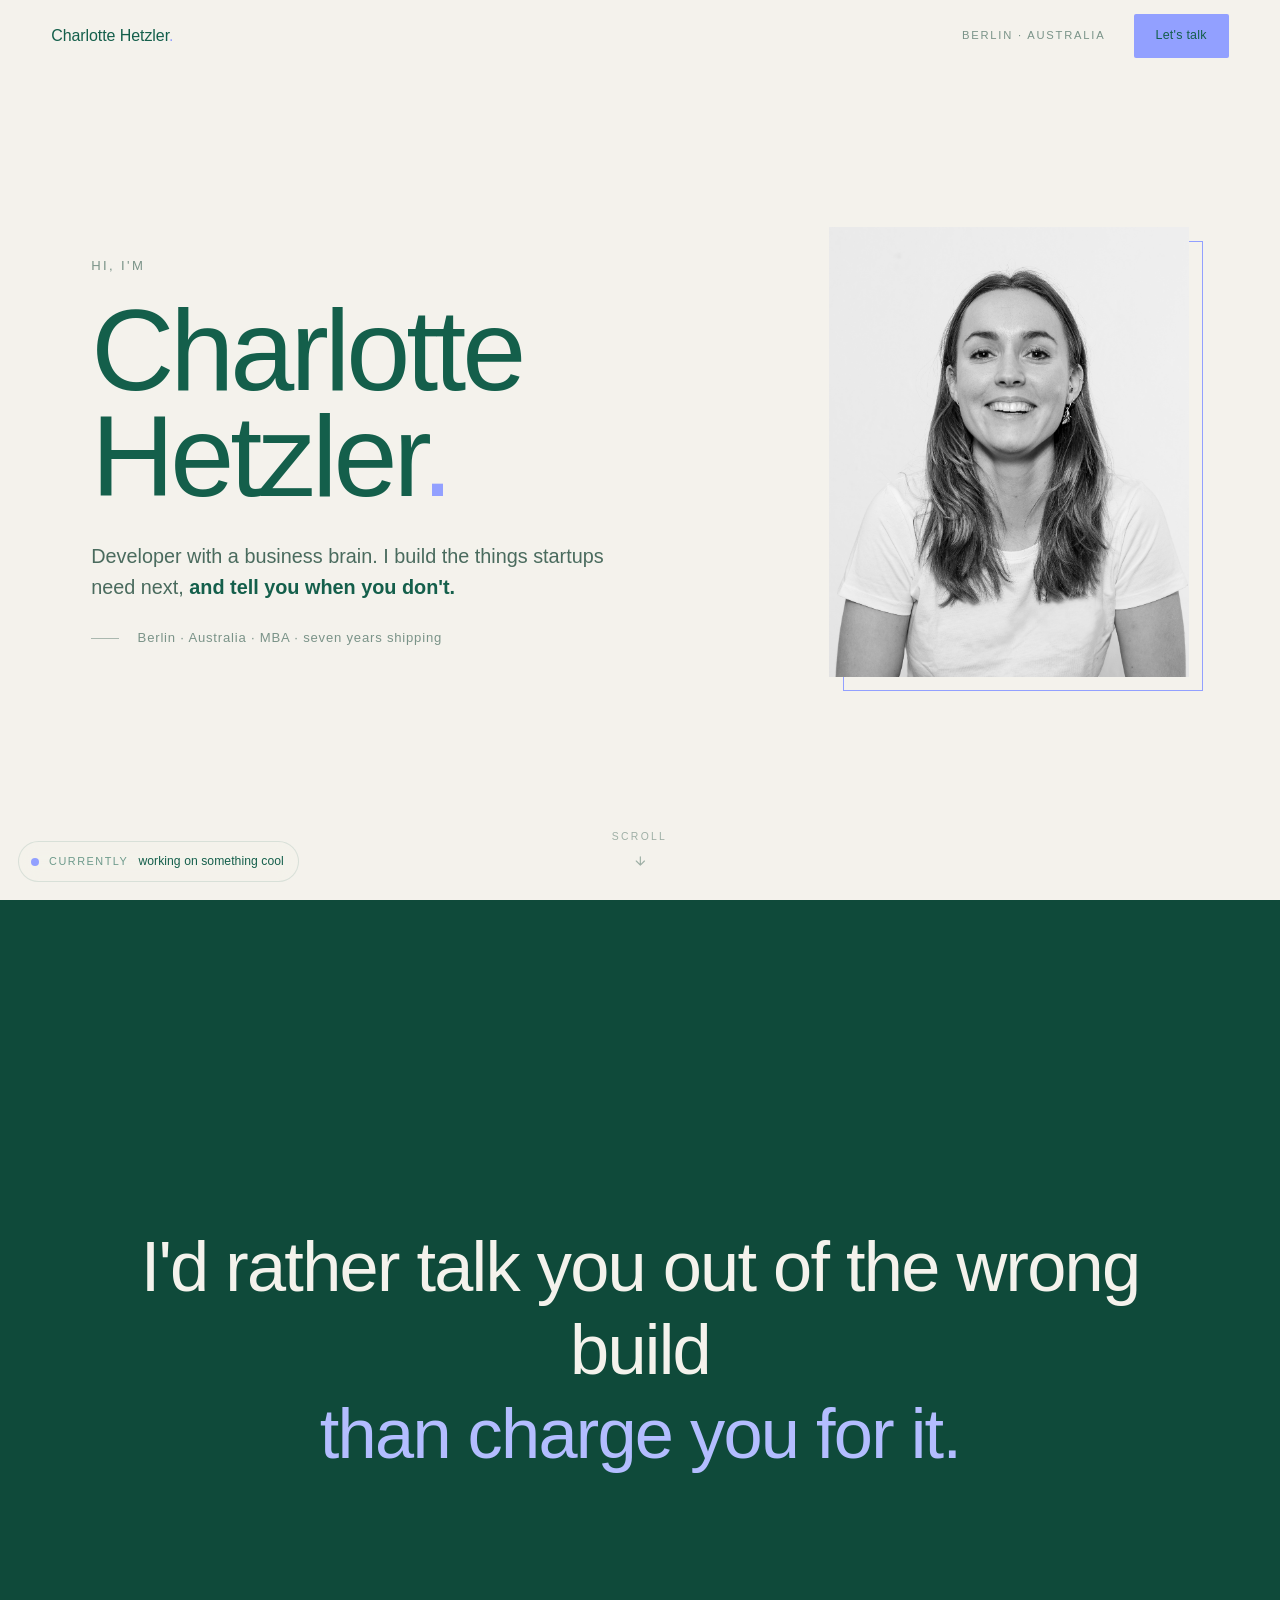
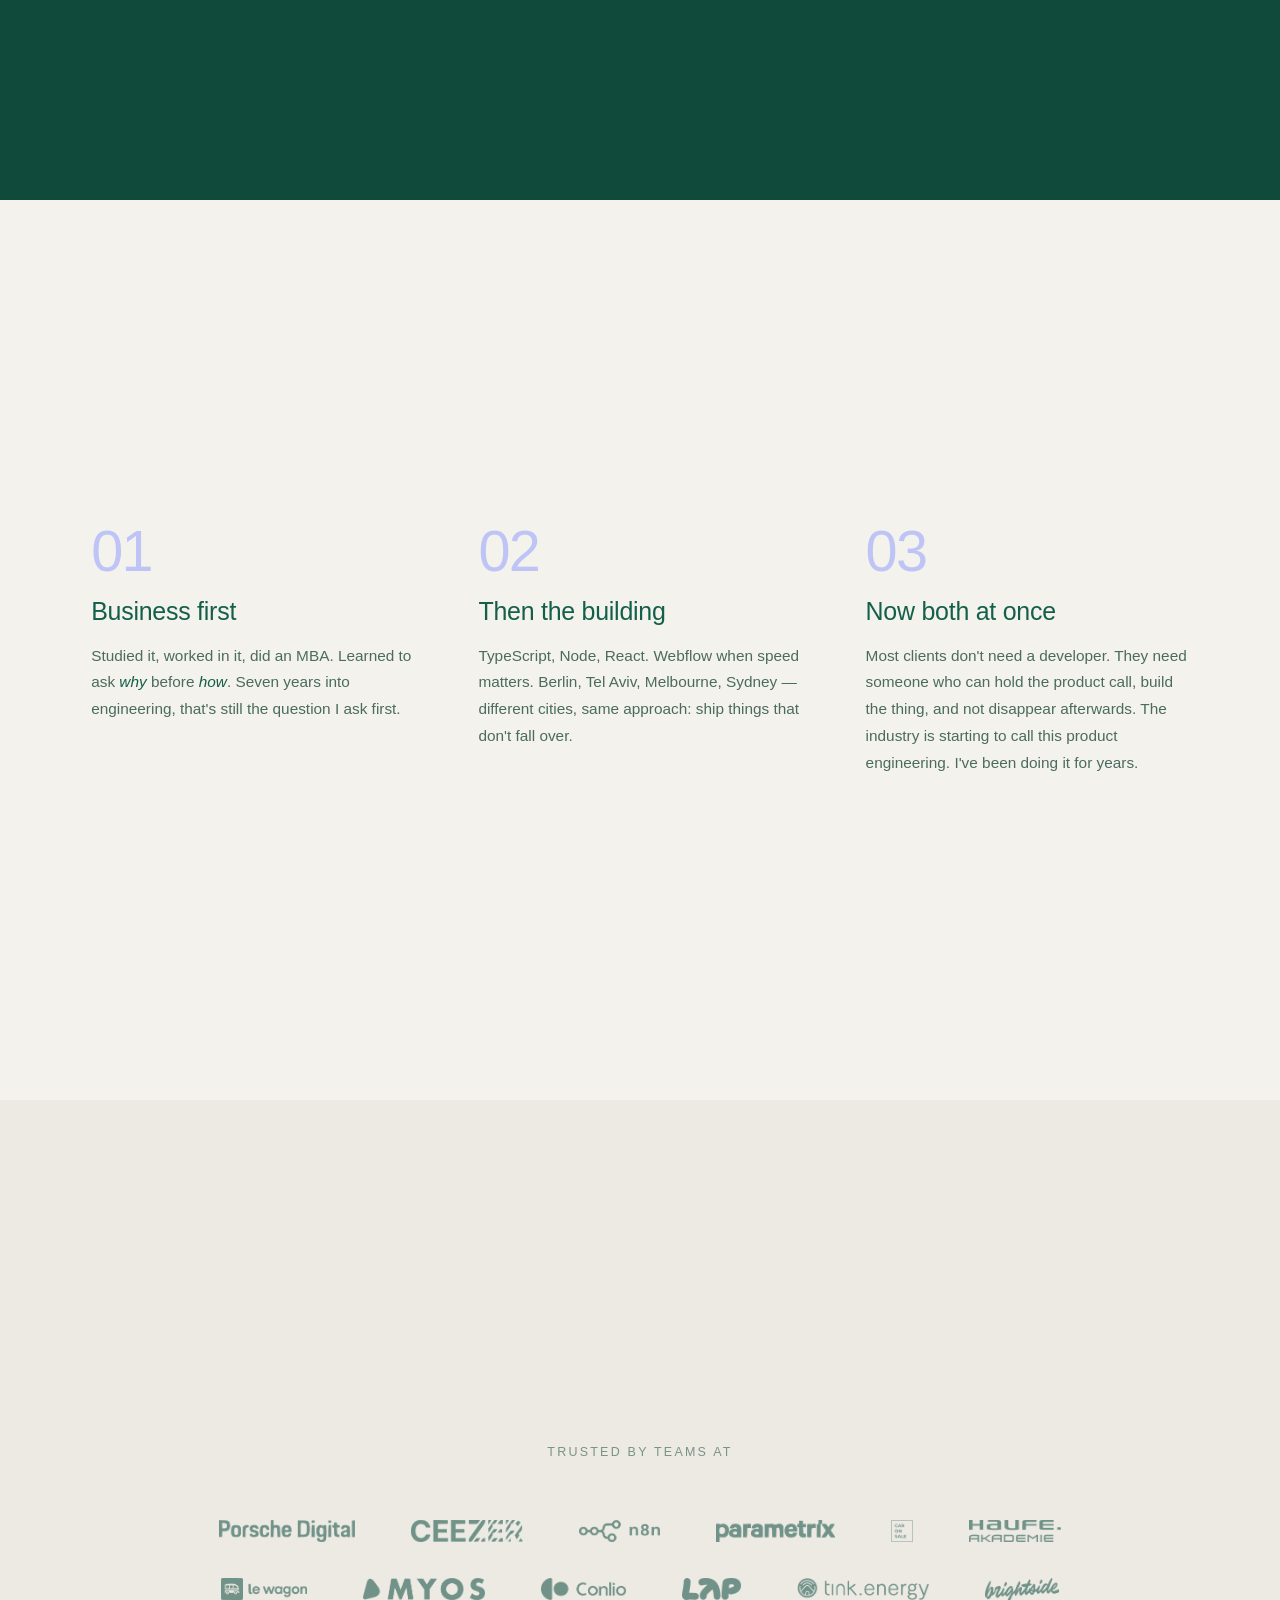
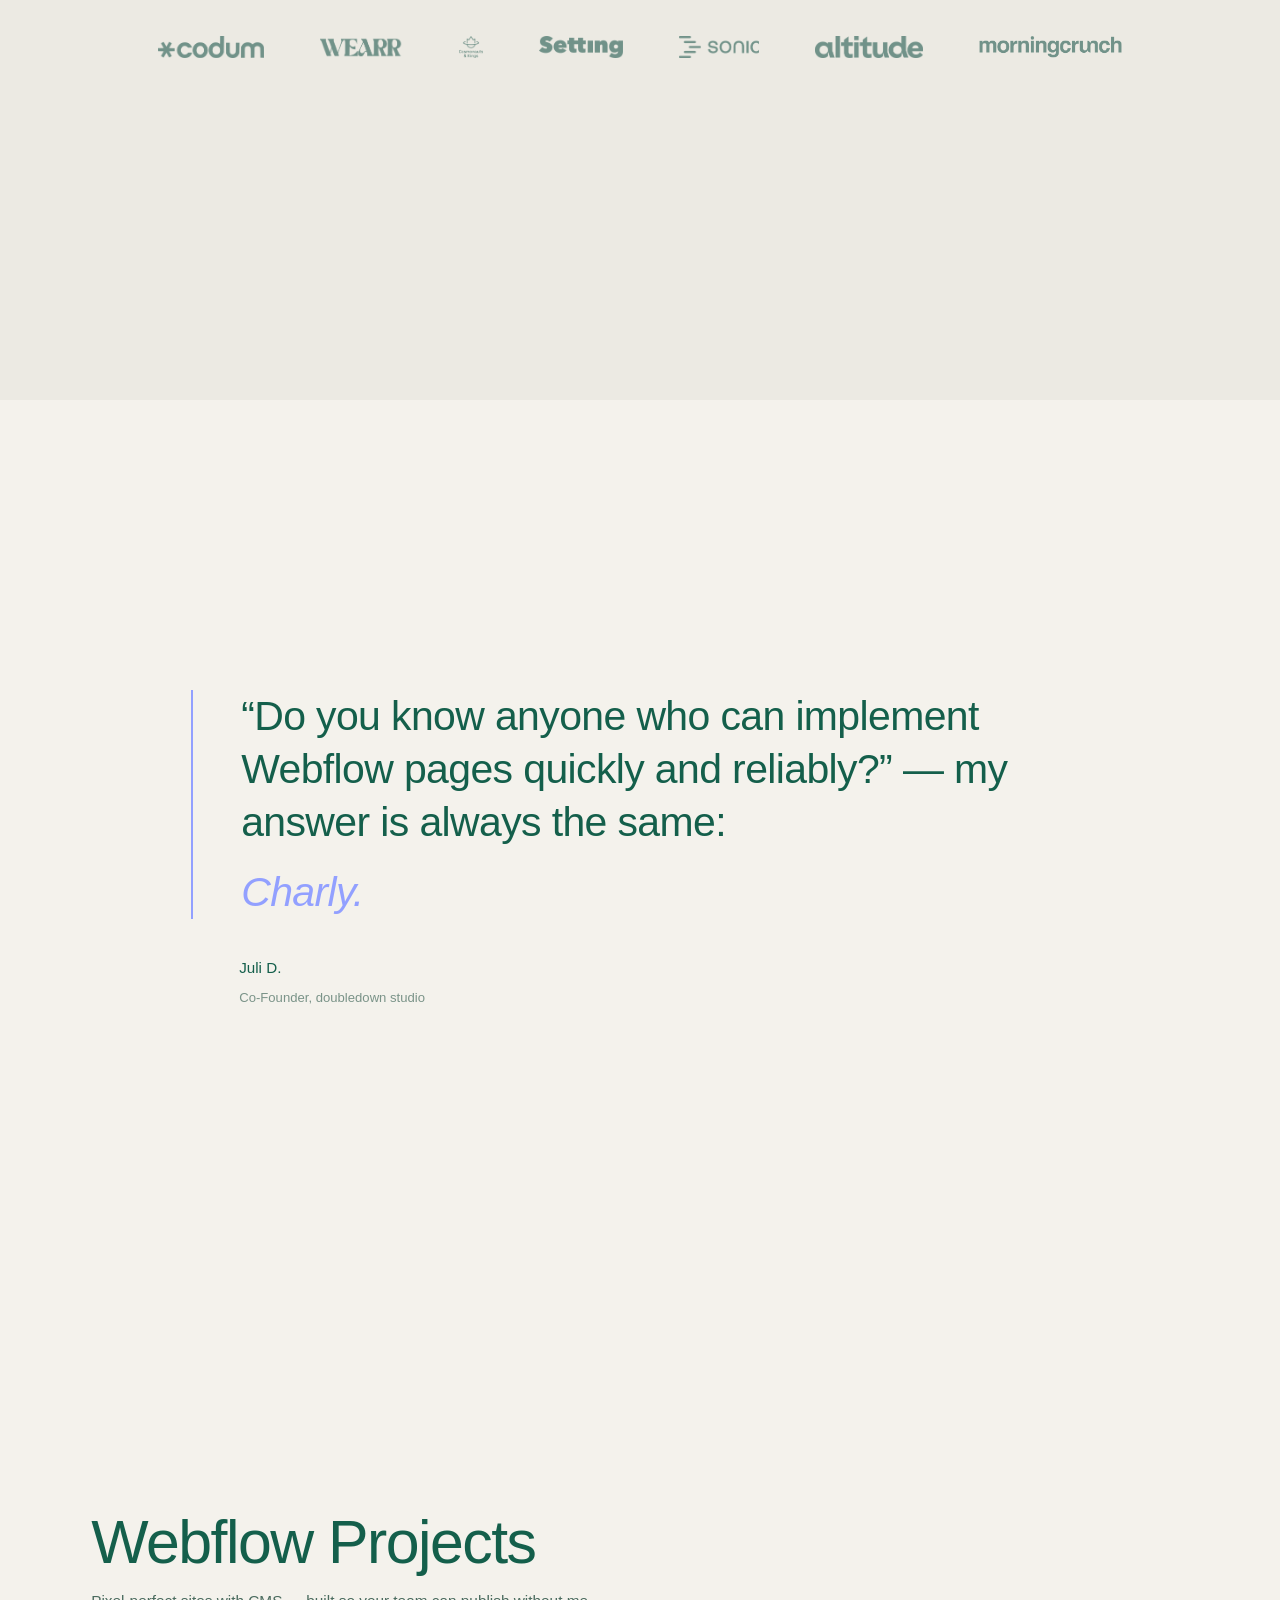
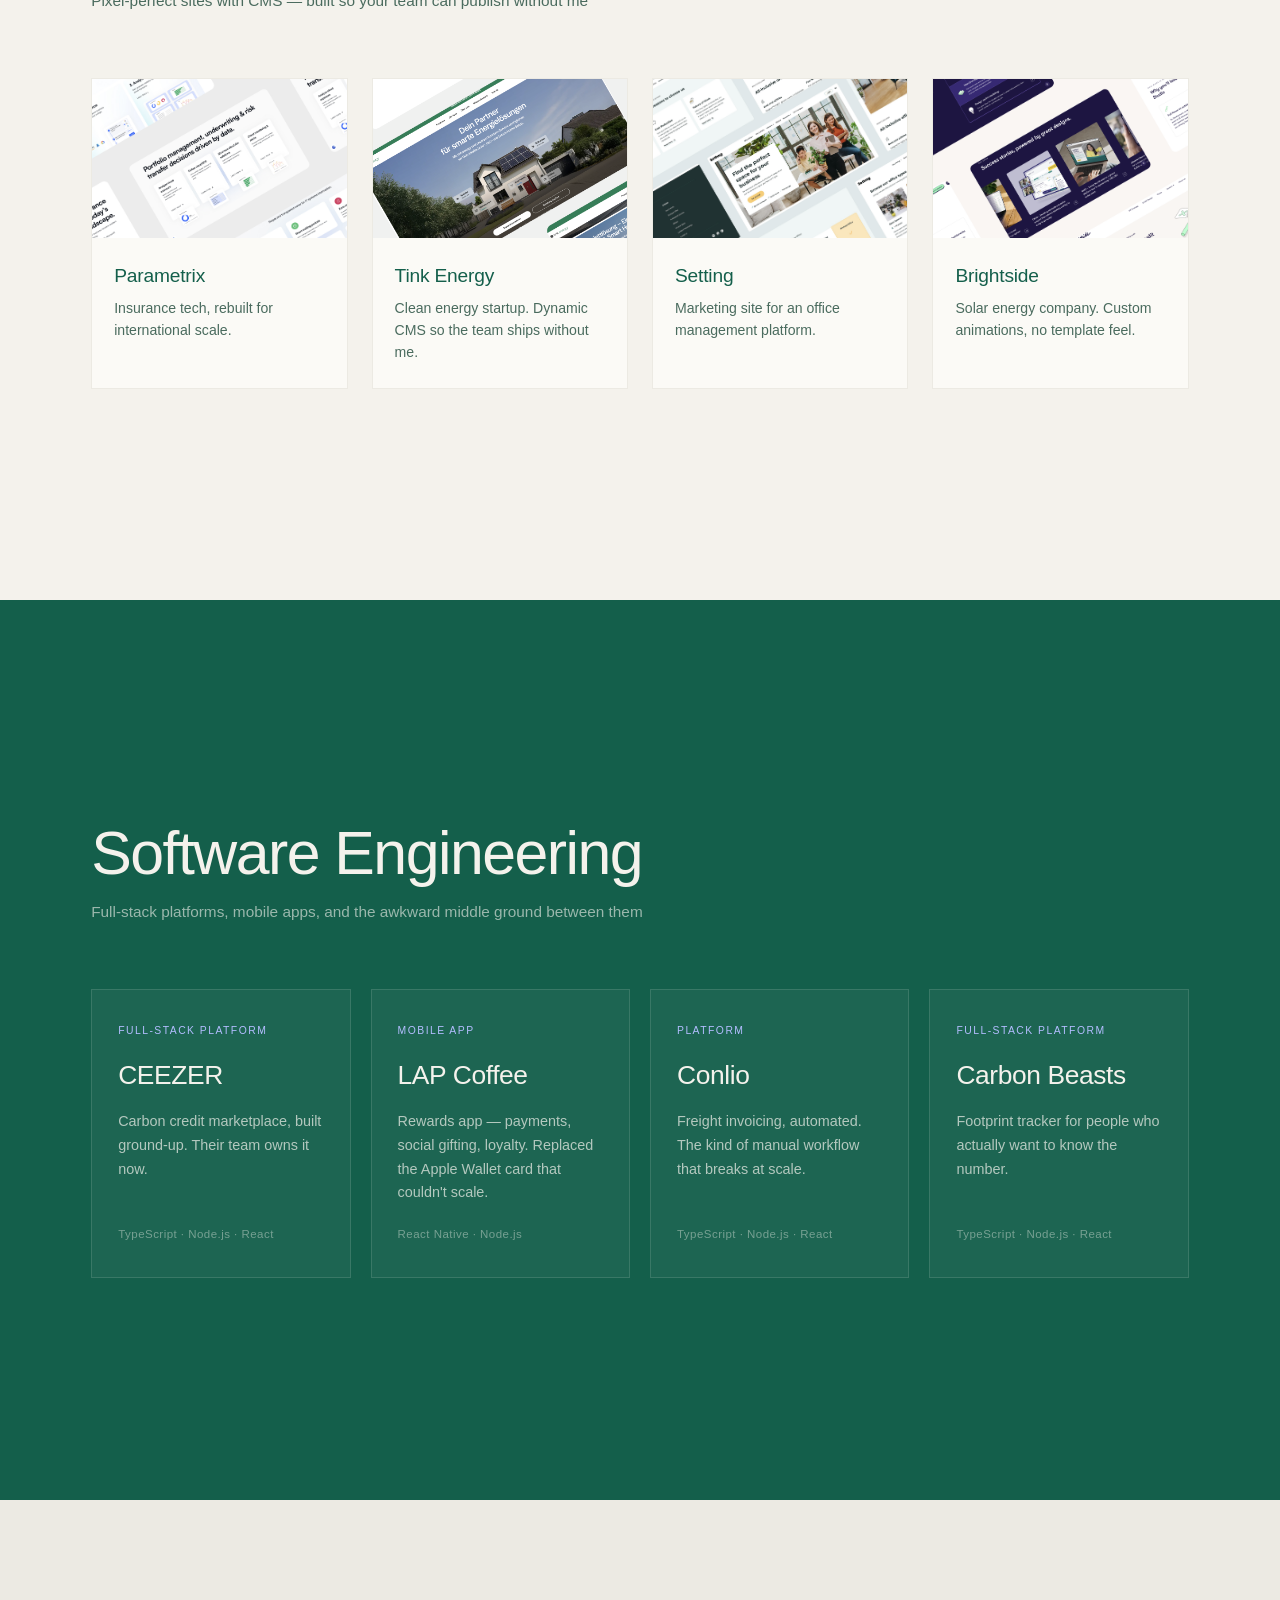
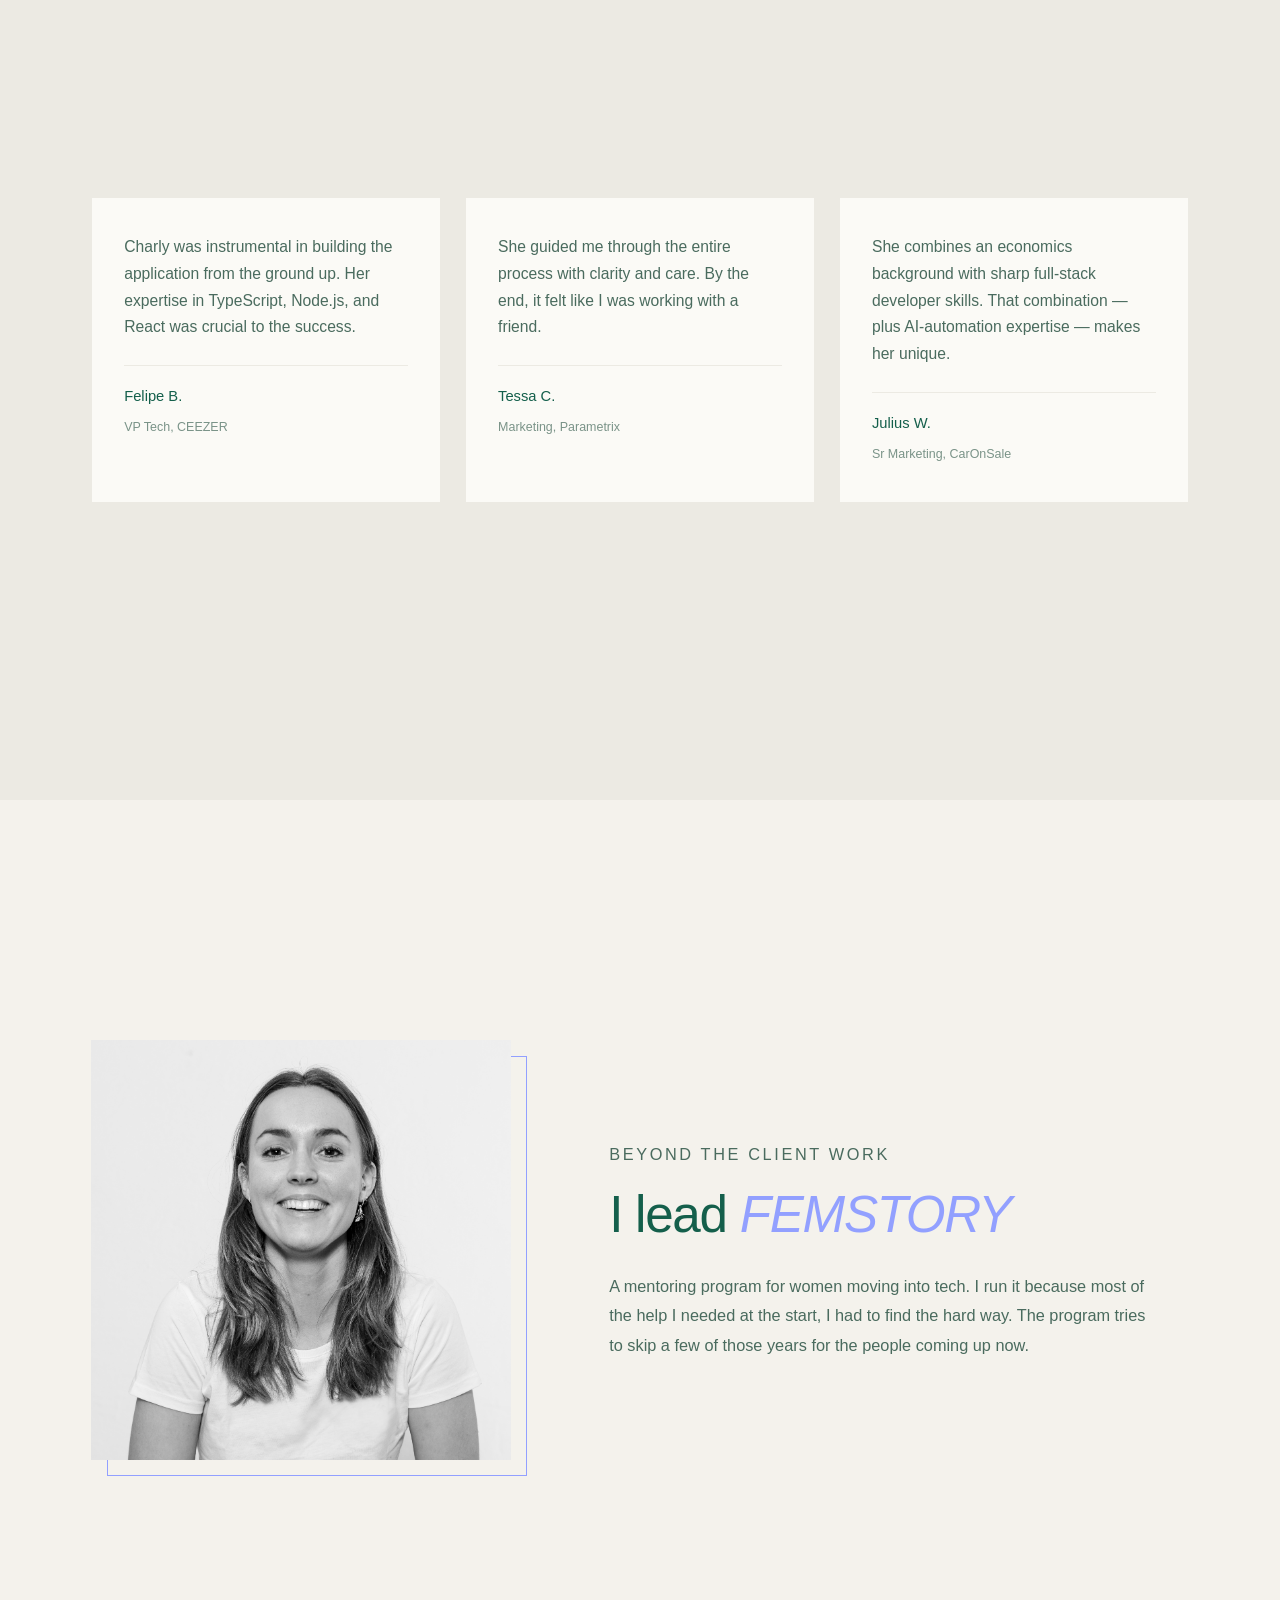
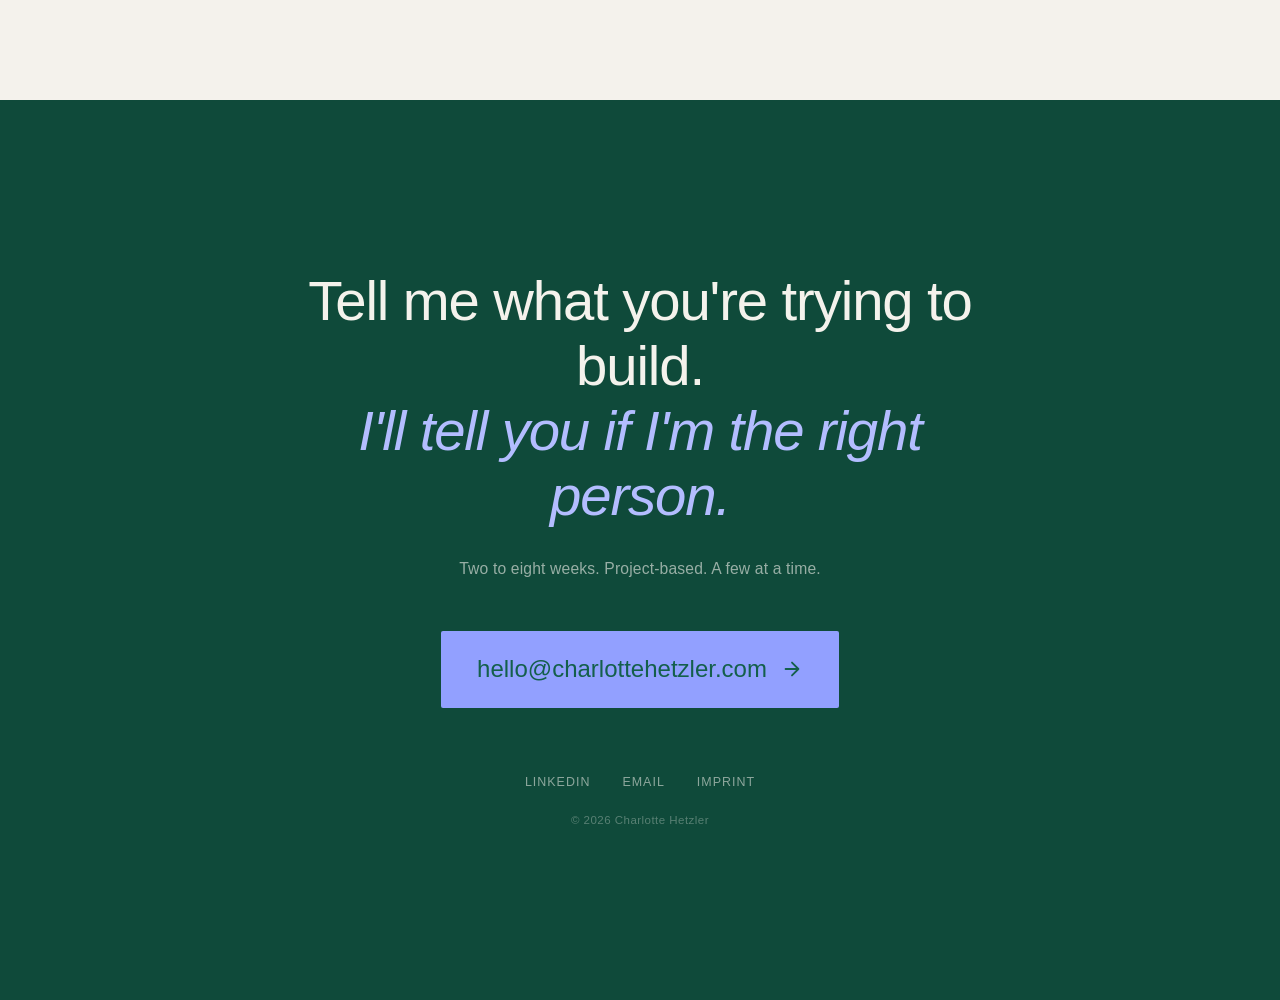
<file: index.html>
<!doctype html>
<html lang="en">
  <head>
    <meta charset="UTF-8" />
    <meta name="viewport" content="width=device-width, initial-scale=1.0" />
    <title>Charlotte Hetzler — Developer with a business brain</title>
    <meta
      name="description"
      content="Charlotte Hetzler — full-stack developer and Webflow expert based in Berlin and Sydney. I build the things startups need next, and tell you when you don't. Seven years shipping for teams across Europe and Australia."
    />
    <meta
      name="keywords"
      content="Charlotte Hetzler, Webflow developer, full-stack developer Berlin, freelance developer Sydney, TypeScript, React, Node.js, startup developer, MVP development"
    />
    <meta name="author" content="Charlotte Hetzler" />
    <meta name="robots" content="index, follow" />
    <link rel="canonical" href="https://charlottehetzler.com" />

    <!-- Favicon -->
    <link rel="icon" href="assets/img/favicon.svg?v=3" type="image/svg+xml" />

    <!-- Open Graph -->
    <meta property="og:type" content="website" />
    <meta
      property="og:title"
      content="Charlotte Hetzler — Developer with a business brain"
    />
    <meta
      property="og:description"
      content="Full-stack developer & Webflow expert. I build the things startups need next, and tell you when you don't."
    />
    <meta property="og:url" content="https://charlottehetzler.com" />
    <meta property="og:site_name" content="Charlotte Hetzler" />
    <meta property="og:locale" content="en_GB" />
    <meta
      property="og:image"
      content="https://charlottehetzler.com/assets/img/og-image.png"
    />
    <meta property="og:image:width" content="1200" />
    <meta property="og:image:height" content="630" />

    <!-- Twitter Card -->
    <meta name="twitter:card" content="summary_large_image" />
    <meta
      name="twitter:title"
      content="Charlotte Hetzler — Developer with a business brain"
    />
    <meta
      name="twitter:description"
      content="Full-stack developer & Webflow expert. I build the things startups need next, and tell you when you don't."
    />
    <meta
      name="twitter:image"
      content="https://charlottehetzler.com/assets/img/og-image.png"
    />

    <!-- Structured Data -->
    <script type="application/ld+json">
      {
        "@context": "https://schema.org",
        "@graph": [
          {
            "@type": "Person",
            "name": "Charlotte Hetzler",
            "alternateName": "Charly",
            "jobTitle": "Full-Stack Developer & Webflow Expert",
            "url": "https://charlottehetzler.com",
            "image": "https://charlottehetzler.com/assets/img/charly-hetzler.jpg",
            "email": "hello@charlottehetzler.com",
            "sameAs": [
              "https://www.linkedin.com/in/charlottehetzler/",
              "https://medium.com/@charlyhetzler"
            ],
            "knowsAbout": [
              "Webflow",
              "TypeScript",
              "Node.js",
              "React",
              "React Native",
              "Process Automation",
              "AI Integration",
              "Product Strategy",
              "Startup MVP Development"
            ],
            "address": [
              {
                "@type": "PostalAddress",
                "addressLocality": "Berlin",
                "addressCountry": "DE"
              },
              {
                "@type": "PostalAddress",
                "addressLocality": "Sydney",
                "addressCountry": "AU"
              }
            ]
          },
          {
            "@type": "ProfessionalService",
            "name": "Charlotte Hetzler",
            "url": "https://charlottehetzler.com",
            "description": "Full-stack development, Webflow websites, and product engineering for startups. Based in Berlin and Sydney.",
            "founder": {
              "@type": "Person",
              "name": "Charlotte Hetzler"
            },
            "areaServed": [
              { "@type": "City", "name": "Berlin" },
              { "@type": "City", "name": "Sydney" }
            ],
            "serviceType": [
              "Web Development",
              "Webflow Development",
              "Full-Stack Development",
              "Product Engineering",
              "Process Automation"
            ]
          },
          {
            "@type": "WebSite",
            "name": "Charlotte Hetzler",
            "url": "https://charlottehetzler.com"
          },
          {
            "@type": "FAQPage",
            "mainEntity": [
              {
                "@type": "Question",
                "name": "What does Charlotte Hetzler do?",
                "acceptedAnswer": {
                  "@type": "Answer",
                  "text": "Full-stack development (TypeScript, Node.js, React, React Native), Webflow websites with CMS, and product engineering for startups. The work spans MVPs built ground-up, mobile apps, marketing sites, and the awkward middle ground between them."
                }
              },
              {
                "@type": "Question",
                "name": "Where is Charlotte Hetzler based?",
                "acceptedAnswer": {
                  "@type": "Answer",
                  "text": "Berlin and Sydney. Most clients are European startups; the work is remote-friendly across time zones."
                }
              },
              {
                "@type": "Question",
                "name": "What makes the way Charlotte works different?",
                "acceptedAnswer": {
                  "@type": "Answer",
                  "text": "A business background before the engineering one. The instinct is to ask why before how — to question the brief, flag what doesn't serve the goal, and build only the things that earn their place. Every project is documented and handed over so the team isn't dependent on the developer afterwards."
                }
              }
            ]
          }
        ]
      }
    </script>

    <!-- Clash Display + Satoshi from Fontshare -->
    <link
      href="https://api.fontshare.com/v2/css?f[]=clash-display@400,500,600,700&f[]=satoshi@400,500,700&display=swap"
      rel="stylesheet"
    />
    <link rel="stylesheet" href="assets/style.css" />
  </head>
  <body>
    <!-- Progress bar -->
    <div class="progress-bar"></div>

    <!-- Fixed nav -->
    <nav class="nav">
      <a href="/" class="nav-logo" aria-label="Charlotte Hetzler — home">
        <span class="nav-logo-name"
          >Charlotte Hetzler<span class="nav-logo-dot">.</span></span
        >
      </a>
      <div class="nav-right">
        <span class="nav-location">Berlin · Australia</span>
        <a href="mailto:hello@charlottehetzler.com" class="nav-contact"
          >Let's talk</a
        >
      </div>
    </nav>

    <main>
      <!-- HERO -->
      <section class="panel panel-hero" id="hero">
        <div class="panel-content hero-content">
          <div class="hero-text">
            <p class="hero-intro">Hi, I'm</p>
            <h1 class="hero-name">
              <span class="name-line">Charlotte</span>
              <span class="name-line"
                >Hetzler<span class="name-dot">.</span></span
              >
            </h1>
            <p class="hero-tagline">
              Developer with a business brain. I build the things startups need
              next, <em>and tell you when you don't.</em>
            </p>
            <p class="hero-credential">
              Berlin · Australia · MBA · seven years shipping
            </p>
          </div>
          <div class="hero-portrait">
            <img src="assets/img/charly-hetzler.jpg" alt="Charlotte Hetzler" />
          </div>
        </div>
        <div class="scroll-hint">
          <span>Scroll</span>
          <svg
            width="14"
            height="14"
            viewBox="0 0 24 24"
            fill="none"
            aria-hidden="true"
          >
            <path
              d="M12 5v14M5 12l7 7 7-7"
              stroke="currentColor"
              stroke-width="2"
              stroke-linecap="round"
              stroke-linejoin="round"
            />
          </svg>
        </div>
      </section>

      <!-- PHILOSOPHY -->
      <section class="panel panel-philosophy">
        <div class="panel-content">
          <p class="philosophy-text" data-reveal>
            I'd rather talk you out of the wrong build<br />
            <em>than charge you for it.</em>
          </p>
        </div>
      </section>

      <!-- JOURNEY -->
      <section class="panel panel-journey">
        <div class="panel-content">
          <div class="journey-chapters" data-reveal-group>
            <div class="chapter" data-reveal-stagger data-chapter="1">
              <span class="chapter-num">01</span>
              <h2>Business first</h2>
              <p>
                Studied it, worked in it, did an MBA. Learned to ask
                <em>why</em> before <em>how</em>. Seven years into engineering,
                that's still the question I ask first.
              </p>
            </div>
            <div class="chapter" data-reveal-stagger data-chapter="2">
              <span class="chapter-num">02</span>
              <h2>Then the building</h2>
              <p>
                TypeScript, Node, React. Webflow when speed matters. Berlin, Tel
                Aviv, Melbourne, Sydney — different cities, same approach: ship
                things that don't fall over.
              </p>
            </div>
            <div class="chapter" data-reveal-stagger data-chapter="3">
              <span class="chapter-num">03</span>
              <h2>Now both at once</h2>
              <p>
                Most clients don't need a developer. They need someone who can
                hold the product call, build the thing, and not disappear
                afterwards. The industry is starting to call this product
                engineering. I've been doing it for years.
              </p>
            </div>
          </div>
        </div>
      </section>

      <!-- BRANDS -->
      <section class="panel panel-brands">
        <div class="panel-content">
          <p class="brands-label">Trusted by teams at</p>
          <div class="brands-grid">
            <img src="assets/img/logos/porsche.png" alt="Porsche Digital" />
            <img src="assets/img/logos/ceezer.png" alt="CEEZER" />
            <img src="assets/img/logos/n8n.png" alt="n8n" />
            <img src="assets/img/logos/parametrix.png" alt="Parametrix" />
            <img src="assets/img/logos/caronsale.png" alt="CarOnSale" />
            <img src="assets/img/logos/haufe.png" alt="Haufe Group" />
            <img src="assets/img/logos/lewagon.png" alt="Le Wagon" />
            <img src="assets/img/logos/myos.png" alt="Myos" />
            <img src="assets/img/logos/conlio.png" alt="Conlio" />
            <img src="assets/img/logos/lap.png" alt="LAP Coffee" />
            <img src="assets/img/logos/tinkenergy.png" alt="Tink Energy" />
            <img src="assets/img/logos/brightside.png" alt="Brightside" />
            <img src="assets/img/logos/codum.png" alt="Codum" />
            <img src="assets/img/logos/wearr.png" alt="Wearr" />
            <img src="assets/img/logos/cosmonauts.png" alt="Cosmonauts" />
            <img src="assets/img/logos/setting.png" alt="Setting" />
            <img src="assets/img/logos/sonic.png" alt="Sonic" />
            <img src="assets/img/logos/altitude.png" alt="Altitude" />
            <img
              src="assets/img/logos/morningcrunch.png"
              alt="Morning Crunch"
            />
          </div>
        </div>
      </section>

      <!-- HERO TESTIMONIAL (Juli — referral signal, gets its own moment) -->
      <section class="panel panel-hero-quote">
        <div class="panel-content">
          <blockquote class="hero-quote" data-reveal>
            <p>
              “Do you know anyone who can implement Webflow pages quickly and
              reliably?” — my answer is always the same:
            </p>
            <p class="hero-quote-punch"><em>Charly.</em></p>
          </blockquote>
          <cite class="hero-quote-cite" data-reveal>
            <strong>Juli D.</strong>
            <span>Co-Founder, doubledown studio</span>
          </cite>
        </div>
      </section>

      <!-- WEBFLOW PROJECTS -->
      <section class="panel panel-webflow">
        <div class="panel-content">
          <div class="work-header">
            <h2>Webflow Projects</h2>
            <p class="work-trusted">
              Pixel-perfect sites with CMS — built so your team can publish
              without me
            </p>
          </div>
          <div class="webflow-grid" data-reveal-group>
            <a
              href="https://www.parametrixinsurance.com/"
              target="_blank"
              rel="noopener"
              class="webflow-card"
              data-reveal-stagger
            >
              <div class="webflow-image">
                <img
                  src="assets/img/projects/parametrix.png"
                  alt="Parametrix"
                />
              </div>
              <div class="webflow-info">
                <h3>Parametrix</h3>
                <p>Insurance tech, rebuilt for international scale.</p>
              </div>
            </a>
            <a
              href="https://www.tinkenergy.com/"
              target="_blank"
              rel="noopener"
              class="webflow-card"
              data-reveal-stagger
            >
              <div class="webflow-image">
                <img
                  src="assets/img/projects/tinkenergy.png"
                  alt="Tink Energy"
                />
              </div>
              <div class="webflow-info">
                <h3>Tink Energy</h3>
                <p>
                  Clean energy startup. Dynamic CMS so the team ships without
                  me.
                </p>
              </div>
            </a>
            <a
              href="https://www.setting.io/"
              target="_blank"
              rel="noopener"
              class="webflow-card"
              data-reveal-stagger
            >
              <div class="webflow-image">
                <img src="assets/img/projects/setting.png" alt="Setting" />
              </div>
              <div class="webflow-info">
                <h3>Setting</h3>
                <p>Marketing site for an office management platform.</p>
              </div>
            </a>
            <a
              href="https://www.brightside-studio.de/en"
              target="_blank"
              rel="noopener"
              class="webflow-card"
              data-reveal-stagger
            >
              <div class="webflow-image">
                <img
                  src="assets/img/projects/brightside.png"
                  alt="Brightside"
                />
              </div>
              <div class="webflow-info">
                <h3>Brightside</h3>
                <p>
                  Solar energy company. Custom animations, no template feel.
                </p>
              </div>
            </a>
          </div>
        </div>
      </section>

      <!-- SOFTWARE ENGINEERING -->
      <section class="panel panel-work">
        <div class="panel-content">
          <div class="work-header">
            <h2>Software Engineering</h2>
            <p class="work-trusted">
              Full-stack platforms, mobile apps, and the awkward middle ground
              between them
            </p>
          </div>
          <div class="projects-grid" data-reveal-group>
            <a
              href="https://www.ceezer.earth/"
              target="_blank"
              rel="noopener"
              class="project-card"
              data-reveal-stagger
            >
              <span class="project-type">Full-Stack Platform</span>
              <h3>CEEZER</h3>
              <p>
                Carbon credit marketplace, built ground-up. Their team owns it
                now.
              </p>
              <span class="project-tech">TypeScript · Node.js · React</span>
            </a>
            <a
              href="https://www.lap.coffee/"
              target="_blank"
              rel="noopener"
              class="project-card"
              data-reveal-stagger
            >
              <span class="project-type">Mobile App</span>
              <h3>LAP Coffee</h3>
              <p>
                Rewards app — payments, social gifting, loyalty. Replaced the
                Apple Wallet card that couldn't scale.
              </p>
              <span class="project-tech">React Native · Node.js</span>
            </a>
            <a
              href="https://www.conlio.com/"
              target="_blank"
              rel="noopener"
              class="project-card"
              data-reveal-stagger
            >
              <span class="project-type">Platform</span>
              <h3>Conlio</h3>
              <p>
                Freight invoicing, automated. The kind of manual workflow that
                breaks at scale.
              </p>
              <span class="project-tech">TypeScript · Node.js · React</span>
            </a>
            <a
              href="https://app.carbonbeasts.com/sign-up"
              class="project-card"
              data-reveal-stagger
            >
              <span class="project-type">Full-Stack Platform</span>
              <h3>Carbon Beasts</h3>
              <p>
                Footprint tracker for people who actually want to know the
                number.
              </p>
              <span class="project-tech">TypeScript · Node.js · React</span>
            </a>
          </div>
        </div>
      </section>

      <!-- TESTIMONIALS (3 supporting quotes — Juli already had her moment) -->
      <section class="panel panel-testimonials">
        <div class="panel-content">
          <div class="testimonials-stack" data-reveal-group>
            <div class="testimonial" data-reveal-stagger>
              <blockquote>
                Charly was instrumental in building the application from the
                ground up. Her expertise in TypeScript, Node.js, and React was
                crucial to the success.
              </blockquote>
              <cite
                ><strong>Felipe B.</strong> <span>VP Tech, CEEZER</span></cite
              >
            </div>
            <div class="testimonial" data-reveal-stagger>
              <blockquote>
                She guided me through the entire process with clarity and care.
                By the end, it felt like I was working with a friend.
              </blockquote>
              <cite
                ><strong>Tessa C.</strong>
                <span>Marketing, Parametrix</span></cite
              >
            </div>
            <div class="testimonial" data-reveal-stagger>
              <blockquote>
                She combines an economics background with sharp full-stack
                developer skills. That combination — plus AI-automation
                expertise — makes her unique.
              </blockquote>
              <cite
                ><strong>Julius W.</strong>
                <span>Sr Marketing, CarOnSale</span></cite
              >
            </div>
          </div>
        </div>
      </section>

      <!-- ABOUT / FEMSTORY -->
      <section class="panel panel-about">
        <div class="panel-content">
          <div class="about-layout">
            <div class="about-image" data-reveal>
              <img
                src="assets/img/charly-hetzler.jpg"
                alt="Charlotte Hetzler"
              />
            </div>
            <div class="about-text" data-reveal>
              <p class="about-eyebrow">Beyond the client work</p>
              <h2>I lead <em>FEMSTORY</em></h2>
              <p>
                A mentoring program for women moving into tech. I run it because
                most of the help I needed at the start, I had to find the hard
                way. The program tries to skip a few of those years for the
                people coming up now.
              </p>
            </div>
          </div>
        </div>
      </section>

      <!-- CONTACT -->
      <section class="panel panel-contact">
        <div class="panel-content">
          <h2>
            Tell me what you're trying to build.<br /><em
              >I'll tell you if I'm the right person.</em
            >
          </h2>
          <p class="contact-details">
            Two to eight weeks. Project-based. A few at a time.
          </p>
          <a href="mailto:hello@charlottehetzler.com" class="contact-email">
            hello@charlottehetzler.com
            <svg
              width="22"
              height="22"
              viewBox="0 0 24 24"
              fill="none"
              aria-hidden="true"
            >
              <path
                d="M5 12h14M12 5l7 7-7 7"
                stroke="currentColor"
                stroke-width="2"
                stroke-linecap="round"
                stroke-linejoin="round"
              />
            </svg>
          </a>
          <div class="contact-footer">
            <div class="contact-links">
              <a
                href="https://www.linkedin.com/in/charlottehetzler/"
                target="_blank"
                rel="noopener"
                >LinkedIn</a
              >
              <a href="mailto:hello@charlottehetzler.com">Email</a>
              <a href="imprint.html">Imprint</a>
            </div>
            <span class="copyright">&copy; 2026 Charlotte Hetzler</span>
          </div>
        </div>
      </section>
    </main>

    <!-- "Currently" gimmick — fixed corner status -->
    <aside
      class="currently"
      aria-label="What I'm doing right now"
      data-state="working"
    >
      <button class="currently-btn" aria-expanded="false">
        <span class="currently-dot" aria-hidden="true"></span>
        <span class="currently-label">Currently</span>
        <span class="currently-text"></span>
      </button>
      <div class="currently-detail" hidden>
        <p>A loose schedule</p>
        <ul>
          <li><span>05–07</span> surfing or pretending to</li>
          <li><span>07–09</span> coffee, slowly</li>
          <li><span>09–13</span> deep work</li>
          <li><span>13–14</span> lunch, walk, think</li>
          <li><span>14–18</span> calls, code review, shipping</li>
          <li><span>18–22</span> dinner, FEMSTORY</li>
          <li><span>22–05</span> asleep, mostly</li>
        </ul>
      </div>
    </aside>

    <script src="assets/script.js"></script>
  </body>
</html>
</file>
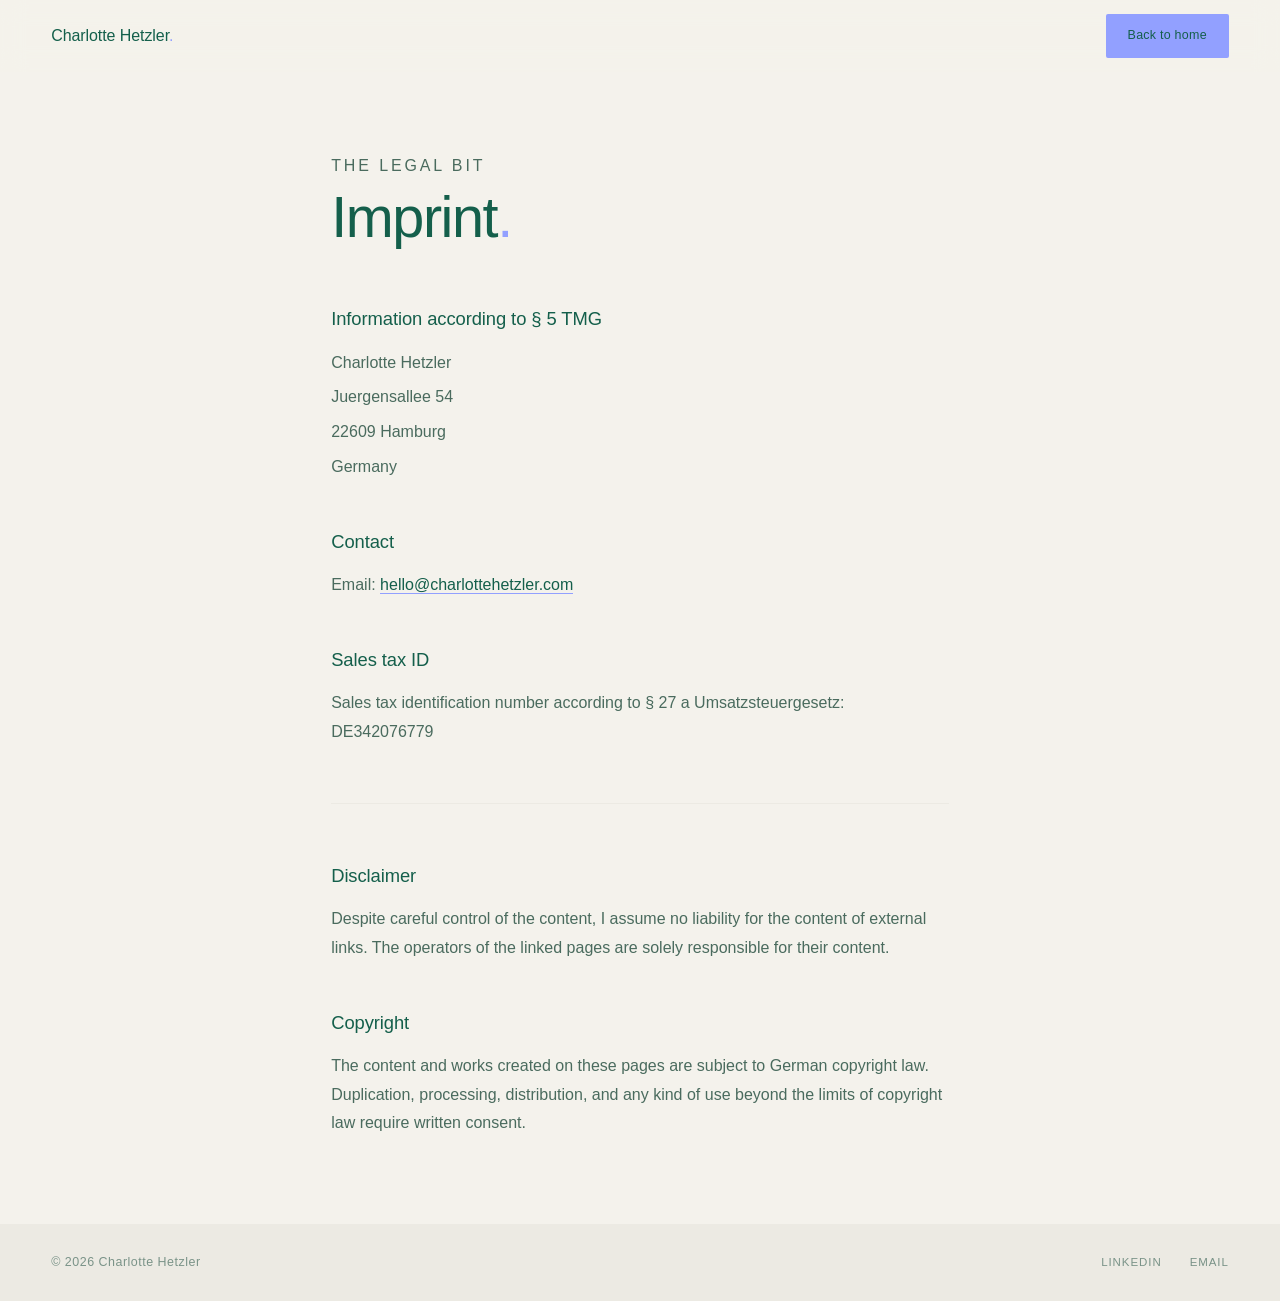
<file: imprint.html>
<!doctype html>
<html lang="en">
  <head>
    <meta charset="UTF-8" />
    <meta name="viewport" content="width=device-width, initial-scale=1.0" />
    <title>Imprint — Charlotte Hetzler</title>
    <meta name="robots" content="noindex" />

    <!-- Favicon -->
    <link rel="icon" href="assets/img/favicon.svg?v=3" type="image/svg+xml" />

    <!-- Clash Display + Satoshi from Fontshare -->
    <link
      href="https://api.fontshare.com/v2/css?f[]=clash-display@400,500,600,700&f[]=satoshi@400,500,700&display=swap"
      rel="stylesheet"
    />
    <link rel="stylesheet" href="assets/style.css" />

    <style>
      /* Page-specific overrides — uses the main stylesheet's tokens */
      body {
        overflow-x: hidden;
      }

      .imprint-nav {
        position: fixed;
        top: 0;
        left: 0;
        right: 0;
        z-index: 1000;
        height: var(--nav-h);
        display: flex;
        align-items: center;
        justify-content: space-between;
        padding: 0 var(--gutter);
        background: rgba(244, 242, 236, 0.85);
        backdrop-filter: blur(12px);
        -webkit-backdrop-filter: blur(12px);
      }

      .imprint-nav .nav-logo {
        font-family: var(--display);
        font-size: 1rem;
        font-weight: 500;
        letter-spacing: -0.005em;
        color: var(--teal);
        line-height: 1.1;
        transition: opacity 0.2s;
      }
      .imprint-nav .nav-logo:hover {
        opacity: 0.7;
      }
      .imprint-nav .nav-logo-dot {
        color: var(--periwinkle);
      }

      .imprint-nav .nav-back {
        font-family: var(--display);
        font-size: 0.78rem;
        font-weight: 500;
        letter-spacing: 0.02em;
        color: var(--teal);
        padding: 11px 22px;
        background: var(--periwinkle);
        border-radius: 2px;
        transition:
          transform 0.3s var(--ease),
          box-shadow 0.3s,
          background 0.3s;
      }
      .imprint-nav .nav-back:hover {
        transform: translateY(-1px);
        box-shadow: 0 6px 20px var(--periwinkle-glow);
        background: var(--periwinkle-light);
      }

      .imprint {
        padding: calc(var(--nav-h) + 80px) var(--gutter) 80px;
        max-width: 720px;
        margin: 0 auto;
      }

      .imprint-eyebrow {
        font-family: var(--body);
        font-size: 0.78rem;
        font-weight: 500;
        letter-spacing: 0.18em;
        text-transform: uppercase;
        color: var(--text-soft);
        margin-bottom: 18px;
      }

      .imprint h1 {
        font-family: var(--display);
        font-size: clamp(2.4rem, 5vw, 3.6rem);
        font-weight: 500;
        letter-spacing: -0.025em;
        color: var(--teal);
        margin-bottom: 56px;
        line-height: 1.05;
      }
      .imprint h1 .dot {
        color: var(--periwinkle);
      }

      .imprint h2 {
        font-family: var(--display);
        font-size: 1.15rem;
        font-weight: 500;
        color: var(--teal);
        margin-top: 44px;
        margin-bottom: 14px;
        letter-spacing: -0.005em;
      }

      .imprint p {
        font-size: 1rem;
        color: var(--text-body);
        line-height: 1.8;
        margin-bottom: 6px;
      }

      .imprint a {
        color: var(--teal);
        border-bottom: 1px solid var(--periwinkle);
        transition:
          color 0.3s,
          border-color 0.3s;
      }
      .imprint a:hover {
        color: var(--periwinkle);
        border-color: var(--teal);
      }

      .imprint hr {
        border: none;
        height: 1px;
        background: var(--cream-warm);
        margin: 56px 0;
      }

      .imprint-footer {
        padding: 28px var(--gutter);
        background: var(--cream-warm);
        color: var(--text-soft);
        display: flex;
        justify-content: space-between;
        align-items: center;
        font-size: 0.78rem;
        font-family: var(--display);
        letter-spacing: 0.04em;
      }

      .imprint-footer-links {
        display: flex;
        gap: 28px;
      }

      .imprint-footer-links a {
        color: var(--text-soft);
        transition: color 0.3s;
        text-transform: uppercase;
        letter-spacing: 0.08em;
        font-size: 0.72rem;
      }
      .imprint-footer-links a:hover {
        color: var(--teal);
      }

      @media (max-width: 600px) {
        .imprint-footer {
          flex-direction: column;
          gap: 14px;
          text-align: center;
        }
      }
    </style>
  </head>
  <body>
    <nav class="imprint-nav">
      <a href="/" class="nav-logo"
        >Charlotte Hetzler<span class="nav-logo-dot">.</span></a
      >
      <a href="/" class="nav-back">Back to home</a>
    </nav>

    <div class="imprint">
      <p class="imprint-eyebrow">The legal bit</p>
      <h1>Imprint<span class="dot">.</span></h1>

      <h2>Information according to § 5 TMG</h2>
      <p>Charlotte Hetzler</p>
      <p>Juergensallee 54</p>
      <p>22609 Hamburg</p>
      <p>Germany</p>

      <h2>Contact</h2>
      <p>
        Email:
        <a href="mailto:hello@charlottehetzler.com"
          >hello@charlottehetzler.com</a
        >
      </p>

      <h2>Sales tax ID</h2>
      <p>
        Sales tax identification number according to § 27 a Umsatzsteuergesetz:
        DE342076779
      </p>

      <hr />

      <h2>Disclaimer</h2>
      <p>
        Despite careful control of the content, I assume no liability for the
        content of external links. The operators of the linked pages are solely
        responsible for their content.
      </p>

      <h2>Copyright</h2>
      <p>
        The content and works created on these pages are subject to German
        copyright law. Duplication, processing, distribution, and any kind of
        use beyond the limits of copyright law require written consent.
      </p>
    </div>

    <footer class="imprint-footer">
      <span>&copy; 2026 Charlotte Hetzler</span>
      <div class="imprint-footer-links">
        <a
          href="https://www.linkedin.com/in/charlottehetzler/"
          target="_blank"
          rel="noopener"
          >LinkedIn</a
        >
        <a href="mailto:hello@charlottehetzler.com">Email</a>
      </div>
    </footer>
  </body>
</html>
</file>
<file: assets/style.css>
/* ═══════════════════════════════════════
   CHARLOTTE HETZLER — Portfolio
   Vertical scroll · Cream-first · Ink green
   Clash Display + Satoshi
   ═══════════════════════════════════════ */

:root {
  --teal: #145f4b;
  --teal-deep: #0f4a3a;
  --teal-light: #1d7a62;
  --teal-soft: #5a9485;
  --periwinkle: #92a0ff;
  --periwinkle-light: #b3bdff;
  --periwinkle-glow: rgba(146, 160, 255, 0.22);
  --cream: #f4f2ec;
  --cream-warm: #eceae3;
  --ivory: #fbfaf6;
  --ink: #1a2e26;

  --text: var(--teal);
  --text-body: #4a6b5e;
  --text-soft: #7a9388;
  --accent: var(--periwinkle);

  --display: "Clash Display", sans-serif;
  --body: "Satoshi", -apple-system, sans-serif;

  --ease: cubic-bezier(0.22, 1, 0.36, 1);
  --ease-out: cubic-bezier(0.16, 1, 0.3, 1);
  --nav-h: 72px;

  --gutter: clamp(20px, 4vw, 56px);
  --section-py: clamp(80px, 12vh, 160px);
}

*,
*::before,
*::after {
  margin: 0;
  padding: 0;
  box-sizing: border-box;
}

html {
  scroll-behavior: smooth;
}

body {
  font-family: var(--body);
  background: var(--cream);
  color: var(--text-body);
  line-height: 1.7;
  -webkit-font-smoothing: antialiased;
  overflow-x: hidden;
}

::selection {
  background: var(--periwinkle);
  color: var(--teal);
}

img {
  display: block;
  max-width: 100%;
}

a {
  color: inherit;
  text-decoration: none;
}

button {
  font: inherit;
  background: none;
  border: none;
  color: inherit;
}

/* ═══ PROGRESS BAR ═══ */
.progress-bar {
  position: fixed;
  top: 0;
  left: 0;
  height: 2px;
  background: var(--periwinkle);
  width: 0%;
  z-index: 10000;
  transform-origin: left;
}

/* ═══ NAV ═══ */
.nav {
  position: fixed;
  top: 0;
  left: 0;
  right: 0;
  z-index: 1000;
  height: var(--nav-h);
  display: flex;
  align-items: center;
  justify-content: space-between;
  padding: 0 var(--gutter);
  transition: background 0.4s var(--ease);
}

.nav::before {
  content: "";
  position: absolute;
  inset: 0;
  background: rgba(244, 242, 236, 0);
  backdrop-filter: blur(0px);
  -webkit-backdrop-filter: blur(0px);
  transition:
    background 0.4s var(--ease),
    backdrop-filter 0.4s var(--ease);
  z-index: -1;
  pointer-events: none;
}

.nav.scrolled::before {
  background: rgba(244, 242, 236, 0.85);
  backdrop-filter: blur(12px);
  -webkit-backdrop-filter: blur(12px);
}

.nav.on-dark.scrolled::before {
  background: rgba(15, 74, 58, 0.85);
}

.nav-logo {
  font-family: var(--display);
  font-size: 1rem;
  font-weight: 500;
  letter-spacing: -0.005em;
  line-height: 1.1;
  color: var(--teal);
  transition:
    color 0.3s,
    opacity 0.2s;
  position: relative;
  z-index: 1;
}

.nav-logo-name {
  display: inline-block;
}
.nav-logo-dot {
  color: var(--periwinkle);
  transition: color 0.3s;
}

.nav.on-dark .nav-logo {
  color: var(--cream);
}
.nav.on-dark .nav-logo-dot {
  color: var(--periwinkle-light);
}

.nav-logo:hover {
  opacity: 0.7;
}

.nav-right {
  display: flex;
  align-items: center;
  gap: 28px;
  position: relative;
  z-index: 1;
}

.nav-location {
  font-size: 0.7rem;
  font-weight: 500;
  letter-spacing: 0.16em;
  text-transform: uppercase;
  color: var(--text-soft);
  transition: color 0.3s;
}

.nav.on-dark .nav-location {
  color: rgba(244, 242, 236, 0.55);
}

.nav-contact {
  font-family: var(--display);
  font-size: 0.78rem;
  font-weight: 500;
  letter-spacing: 0.02em;
  color: var(--teal);
  padding: 11px 22px;
  background: var(--periwinkle);
  border-radius: 2px;
  transition:
    transform 0.3s var(--ease),
    box-shadow 0.3s,
    background 0.3s;
}

.nav-contact:hover {
  transform: translateY(-1px);
  box-shadow: 0 6px 20px var(--periwinkle-glow);
  background: var(--periwinkle-light);
}

/* ═══ PANELS — vertical sections ═══ */
.panel {
  width: 100%;
  min-height: 100vh;
  display: flex;
  align-items: center;
  justify-content: center;
  position: relative;
  padding: var(--section-py) 0;
}

.panel-content {
  width: 100%;
  max-width: 1200px;
  padding: 0 var(--gutter);
  margin: 0 auto;
}

/* ═══ HERO ═══ */
.panel-hero {
  background: var(--cream);
  min-height: 100vh;
  padding-top: calc(var(--nav-h) + 40px);
}

.hero-content {
  display: grid;
  grid-template-columns: 1.15fr 0.85fr;
  gap: clamp(40px, 6vw, 80px);
  align-items: center;
}

/* Reveal system — elements fade in when given .is-revealed class */
.hero-intro,
.hero-name .name-line,
.hero-tagline,
.hero-credential,
.hero-portrait,
[data-reveal],
[data-reveal-stagger] {
  opacity: 0;
  transform: translateY(24px);
  transition:
    opacity 0.9s var(--ease-out),
    transform 0.9s var(--ease-out);
}

.hero-portrait {
  transform: translateX(30px);
}

.hero-intro.is-revealed,
.hero-name .name-line.is-revealed,
.hero-tagline.is-revealed,
.hero-credential.is-revealed,
.hero-portrait.is-revealed,
[data-reveal].is-revealed,
[data-reveal-stagger].is-revealed {
  opacity: 1;
  transform: translateY(0) translateX(0);
}

.hero-intro {
  font-family: var(--body);
  font-size: 0.82rem;
  font-weight: 500;
  letter-spacing: 0.18em;
  text-transform: uppercase;
  color: var(--text-soft);
  margin-bottom: 20px;
}

.hero-name {
  font-family: var(--display);
  font-weight: 500;
  letter-spacing: -0.035em;
  line-height: 0.92;
  color: var(--teal);
  margin-bottom: 32px;
  font-size: clamp(3.5rem, 9vw, 8rem);
}

.hero-name .name-line {
  display: block;
  transform: translateY(48px);
}

.hero-name .name-dot {
  color: var(--periwinkle);
}

.hero-tagline {
  font-size: clamp(1.1rem, 1.55vw, 1.35rem);
  color: var(--text-body);
  line-height: 1.55;
  max-width: 520px;
  margin-bottom: 24px;
}

.hero-tagline em {
  font-style: normal;
  color: var(--teal);
  font-weight: 600;
}

.hero-credential {
  font-family: var(--body);
  font-size: 0.82rem;
  font-weight: 500;
  letter-spacing: 0.06em;
  color: var(--text-soft);
}

.hero-credential::before {
  content: "";
  display: inline-block;
  width: 28px;
  height: 1px;
  background: currentColor;
  vertical-align: middle;
  margin-right: 14px;
  opacity: 0.6;
}

/* Hero portrait */
.hero-portrait {
  position: relative;
  justify-self: end;
  width: 100%;
  max-width: 360px;
}

.hero-portrait img {
  width: 100%;
  aspect-ratio: 4/5;
  object-fit: cover;
  filter: grayscale(0.15) contrast(1.02);
  position: relative;
  z-index: 1;
}

.hero-portrait::before {
  content: "";
  position: absolute;
  top: 14px;
  right: -14px;
  bottom: -14px;
  left: 14px;
  border: 1.5px solid var(--periwinkle);
  z-index: 0;
}

.scroll-hint {
  position: absolute;
  bottom: 32px;
  left: 50%;
  transform: translateX(-50%);
  display: flex;
  flex-direction: column;
  align-items: center;
  gap: 8px;
  font-family: var(--display);
  font-size: 0.65rem;
  font-weight: 500;
  letter-spacing: 0.22em;
  text-transform: uppercase;
  color: var(--text-soft);
  opacity: 0;
  animation: fadeIn 0.8s var(--ease) 1.6s forwards;
}

.scroll-hint svg {
  animation: bounceDown 1.6s var(--ease) infinite;
}

@keyframes bounceDown {
  0%,
  100% {
    transform: translateY(0);
  }
  50% {
    transform: translateY(5px);
  }
}

@keyframes fadeIn {
  from {
    opacity: 0;
  }
  to {
    opacity: 0.7;
  }
}

/* ═══ PHILOSOPHY (single dark moment) ═══ */
.panel-philosophy {
  background: var(--teal-deep);
  color: var(--cream);
  text-align: center;
}

.philosophy-text {
  font-family: var(--display);
  font-size: clamp(2rem, 5.5vw, 4.8rem);
  font-weight: 400;
  line-height: 1.18;
  letter-spacing: -0.025em;
  color: var(--cream);
  max-width: 1100px;
  margin: 0 auto;
}

.philosophy-text em {
  font-style: normal;
  color: var(--periwinkle-light);
  font-weight: 500;
}

/* ═══ JOURNEY ═══ */
.panel-journey {
  background: var(--cream);
}

.journey-chapters {
  display: grid;
  grid-template-columns: repeat(3, 1fr);
  gap: clamp(40px, 5vw, 64px);
  align-items: flex-start;
}

.chapter {
}

.chapter-num {
  font-family: var(--display);
  font-size: 3.6rem;
  font-weight: 400;
  color: var(--periwinkle);
  opacity: 0.55;
  margin-bottom: 16px;
  display: block;
  line-height: 1;
  letter-spacing: -0.03em;
}

.chapter h2 {
  font-family: var(--display);
  font-size: clamp(1.4rem, 1.95vw, 1.8rem);
  font-weight: 500;
  color: var(--teal);
  margin-bottom: 16px;
  line-height: 1.2;
  letter-spacing: -0.01em;
}

.chapter p {
  font-size: 0.96rem;
  color: var(--text-body);
  line-height: 1.75;
}

.chapter p em {
  font-style: italic;
  color: var(--teal);
}

/* ═══ BRANDS ═══ */
.panel-brands {
  background: var(--cream-warm);
}

.panel-brands .panel-content {
  text-align: center;
}

.brands-label {
  font-family: var(--display);
  font-size: 0.78rem;
  font-weight: 500;
  letter-spacing: 0.18em;
  text-transform: uppercase;
  color: var(--text-soft);
  margin-bottom: 56px;
}

.brands-grid {
  display: flex;
  flex-wrap: wrap;
  justify-content: center;
  align-items: center;
  gap: 36px 56px;
  max-width: 980px;
  margin: 0 auto;
}

.brands-grid img {
  height: 22px;
  width: auto;
  opacity: 0.6;
  filter: brightness(0) saturate(100%) invert(29%) sepia(12%) saturate(1800%)
    hue-rotate(118deg) brightness(95%) contrast(92%);
  transition:
    opacity 0.3s,
    transform 0.3s;
}

.brands-grid img:hover {
  opacity: 1;
  transform: scale(1.05);
}

/* ═══ HERO QUOTE (Juli, gets her own panel) ═══ */
.panel-hero-quote {
  background: var(--cream);
  position: relative;
}

.panel-hero-quote .panel-content {
  max-width: 1000px;
  text-align: left;
}

.hero-quote {
  font-family: var(--display);
  font-size: clamp(1.6rem, 3.2vw, 2.8rem);
  line-height: 1.3;
  letter-spacing: -0.015em;
  color: var(--teal);
  margin-bottom: 36px;
  font-weight: 400;
  position: relative;
  padding-left: clamp(20px, 4vw, 48px);
  border-left: 2px solid var(--periwinkle);
}

.hero-quote p {
  margin-bottom: 0.4em;
}
.hero-quote p:last-child {
  margin-bottom: 0;
}

.hero-quote-punch em {
  font-style: italic;
  color: var(--periwinkle);
  font-weight: 500;
}

.hero-quote-cite {
  display: block;
  padding-left: clamp(20px, 4vw, 48px);
  font-style: normal;
}

.hero-quote-cite strong {
  font-family: var(--display);
  display: block;
  font-size: 0.95rem;
  font-weight: 500;
  color: var(--teal);
  margin-bottom: 2px;
}

.hero-quote-cite span {
  font-size: 0.82rem;
  color: var(--text-soft);
}

/* ═══ SOFTWARE ENGINEERING (dark — second dark moment) ═══ */
.panel-work {
  background: var(--teal);
  color: var(--cream);
}

.work-header {
  margin-bottom: 64px;
  max-width: 720px;
}

.work-header h2 {
  font-family: var(--display);
  font-size: clamp(2.4rem, 5vw, 3.8rem);
  font-weight: 400;
  letter-spacing: -0.025em;
  margin-bottom: 14px;
  color: var(--cream);
  line-height: 1.05;
}

.work-trusted {
  font-size: 0.96rem;
  color: rgba(244, 242, 236, 0.6);
  line-height: 1.6;
}

.projects-grid {
  display: grid;
  grid-template-columns: repeat(4, 1fr);
  gap: 20px;
}

.project-card {
  background: rgba(244, 242, 236, 0.04);
  border: 1px solid rgba(244, 242, 236, 0.13);
  padding: 32px 26px;
  display: flex;
  flex-direction: column;
  transition:
    transform 0.4s var(--ease),
    background 0.3s,
    border-color 0.3s,
    opacity 0.9s var(--ease-out);
  min-height: 280px;
}

.project-card:hover {
  transform: translateY(-6px);
  background: rgba(244, 242, 236, 0.08);
  border-color: var(--periwinkle);
}

.project-type {
  font-family: var(--display);
  font-size: 0.65rem;
  font-weight: 500;
  letter-spacing: 0.14em;
  text-transform: uppercase;
  color: var(--periwinkle-light);
  margin-bottom: 14px;
}

.project-card h3 {
  font-family: var(--display);
  font-size: 1.65rem;
  font-weight: 500;
  letter-spacing: -0.015em;
  margin-bottom: 12px;
  color: var(--cream);
}

.project-card p {
  font-size: 0.9rem;
  color: rgba(244, 242, 236, 0.7);
  line-height: 1.65;
  flex: 1;
  margin-bottom: 20px;
}

.project-tech {
  font-size: 0.72rem;
  font-weight: 500;
  letter-spacing: 0.04em;
  color: rgba(244, 242, 236, 0.42);
  margin-top: auto;
}

/* ═══ WEBFLOW PROJECTS (light) ═══ */
.panel-webflow {
  background: var(--cream);
}

.panel-webflow .work-header h2 {
  color: var(--teal);
}
.panel-webflow .work-trusted {
  color: var(--text-body);
}

.webflow-grid {
  display: grid;
  grid-template-columns: repeat(4, 1fr);
  gap: 24px;
}

.webflow-card {
  display: block;
  background: var(--ivory);
  border: 1px solid var(--cream-warm);
  overflow: hidden;
  transition:
    transform 0.4s var(--ease),
    border-color 0.3s,
    box-shadow 0.4s,
    opacity 0.9s var(--ease-out);
}

.webflow-card:hover {
  transform: translateY(-6px);
  border-color: var(--periwinkle);
  box-shadow: 0 18px 40px var(--periwinkle-glow);
}

.webflow-image {
  width: 100%;
  aspect-ratio: 16/10;
  overflow: hidden;
  background: var(--cream-warm);
}

.webflow-image img {
  width: 100%;
  height: 100%;
  object-fit: cover;
  transition: transform 0.5s var(--ease);
}

.webflow-card:hover .webflow-image img {
  transform: scale(1.04);
}

.webflow-info {
  padding: 22px 22px 24px;
}

.webflow-info h3 {
  font-family: var(--display);
  font-size: 1.2rem;
  font-weight: 500;
  color: var(--teal);
  margin-bottom: 6px;
  letter-spacing: -0.01em;
}

.webflow-info p {
  font-size: 0.88rem;
  color: var(--text-body);
  line-height: 1.55;
}

/* ═══ TESTIMONIALS (3, supporting) ═══ */
.panel-testimonials {
  background: var(--cream-warm);
}

.testimonials-stack {
  display: grid;
  grid-template-columns: repeat(3, 1fr);
  gap: 24px;
  max-width: 1100px;
  margin: 0 auto;
}

.testimonial {
  background: var(--ivory);
  border: 1px solid var(--cream-warm);
  padding: 36px 32px;
  transition:
    transform 0.4s var(--ease),
    box-shadow 0.4s,
    border-color 0.3s,
    opacity 0.9s var(--ease-out);
}

.testimonial:hover {
  transform: translateY(-4px);
  border-color: var(--periwinkle);
  box-shadow: 0 16px 36px var(--periwinkle-glow);
}

.testimonial blockquote {
  font-size: 0.98rem;
  color: var(--text-body);
  line-height: 1.7;
  margin-bottom: 24px;
  font-weight: 400;
}

.testimonial cite {
  display: block;
  padding-top: 18px;
  border-top: 1px solid var(--cream-warm);
  font-style: normal;
}

.testimonial cite strong {
  font-family: var(--display);
  display: block;
  font-size: 0.92rem;
  font-weight: 500;
  color: var(--teal);
  margin-bottom: 3px;
}

.testimonial cite span {
  font-size: 0.78rem;
  color: var(--text-soft);
}

/* ═══ ABOUT / FEMSTORY ═══ */
.panel-about {
  background: var(--cream);
}

.about-layout {
  display: grid;
  grid-template-columns: 0.85fr 1.15fr;
  gap: clamp(48px, 7vw, 96px);
  align-items: center;
}

.about-image {
  position: relative;
  opacity: 0;
  transform: translateX(-30px);
  max-width: 420px;
  transition:
    opacity 0.9s var(--ease-out),
    transform 0.9s var(--ease-out);
}

.about-image.is-revealed {
  opacity: 1;
  transform: translateX(0);
}

.about-image img {
  width: 100%;
  aspect-ratio: 1;
  object-fit: cover;
  filter: grayscale(0.15) contrast(1.02);
  position: relative;
  z-index: 1;
}

.about-image::after {
  content: "";
  position: absolute;
  top: 16px;
  right: -16px;
  bottom: -16px;
  left: 16px;
  border: 1.5px solid var(--periwinkle);
  z-index: 0;
}

.about-text {
  opacity: 0;
  transform: translateX(30px);
  transition:
    opacity 0.9s var(--ease-out) 0.15s,
    transform 0.9s var(--ease-out) 0.15s;
}

.about-text.is-revealed {
  opacity: 1;
  transform: translateX(0);
}

.about-eyebrow {
  font-family: var(--body);
  font-size: 0.78rem;
  font-weight: 500;
  letter-spacing: 0.16em;
  text-transform: uppercase;
  color: var(--text-soft);
  margin-bottom: 18px;
}

.about-text h2 {
  font-family: var(--display);
  font-size: clamp(2rem, 4vw, 3.4rem);
  font-weight: 400;
  line-height: 1.1;
  letter-spacing: -0.025em;
  color: var(--teal);
  margin-bottom: 28px;
}

.about-text h2 em {
  font-style: italic;
  color: var(--periwinkle);
  font-weight: 500;
}

.about-text p {
  font-size: 1.02rem;
  color: var(--text-body);
  line-height: 1.8;
  max-width: 540px;
}

/* ═══ CONTACT ═══ */
.panel-contact {
  background: var(--teal-deep);
  color: var(--cream);
}

.panel-contact .panel-content {
  text-align: center;
  max-width: 820px;
}

.panel-contact h2 {
  font-family: var(--display);
  font-size: clamp(2rem, 4.4vw, 3.6rem);
  font-weight: 400;
  line-height: 1.15;
  letter-spacing: -0.02em;
  margin-bottom: 28px;
  color: var(--cream);
}

.panel-contact h2 em {
  font-style: italic;
  color: var(--periwinkle-light);
  font-weight: 500;
}

.contact-details {
  font-size: 0.98rem;
  color: rgba(244, 242, 236, 0.6);
  margin-bottom: 48px;
  letter-spacing: 0.01em;
}

.contact-email {
  display: inline-flex;
  align-items: center;
  gap: 14px;
  font-family: var(--display);
  font-size: clamp(1.05rem, 2vw, 1.5rem);
  font-weight: 500;
  color: var(--teal);
  padding: 18px 36px;
  background: var(--periwinkle);
  margin-bottom: 64px;
  border-radius: 2px;
  transition:
    transform 0.3s var(--ease),
    box-shadow 0.3s,
    background 0.3s;
}

.contact-email:hover {
  transform: translateY(-2px);
  box-shadow: 0 14px 36px var(--periwinkle-glow);
  background: var(--periwinkle-light);
}

.contact-email svg {
  transition: transform 0.3s var(--ease);
}
.contact-email:hover svg {
  transform: translateX(4px);
}

.contact-footer {
  display: flex;
  flex-direction: column;
  align-items: center;
  gap: 18px;
}

.contact-links {
  display: flex;
  justify-content: center;
  gap: 32px;
}

.contact-links a {
  font-family: var(--display);
  font-size: 0.78rem;
  font-weight: 500;
  letter-spacing: 0.08em;
  text-transform: uppercase;
  color: rgba(244, 242, 236, 0.55);
  transition: color 0.3s;
}

.contact-links a:hover {
  color: var(--periwinkle-light);
}

.copyright {
  font-size: 0.72rem;
  color: rgba(244, 242, 236, 0.32);
  letter-spacing: 0.04em;
}

/* ═══════════════════════════════════════
   "CURRENTLY" WIDGET — fixed corner status
   ═══════════════════════════════════════ */
.currently {
  position: fixed;
  bottom: 18px;
  left: 18px;
  z-index: 900;
  font-family: var(--display);
  max-width: calc(100vw - 36px);
}

.currently-btn {
  display: inline-flex;
  align-items: center;
  gap: 10px;
  padding: 9px 14px 9px 12px;
  background: rgba(244, 242, 236, 0.85);
  backdrop-filter: blur(10px);
  -webkit-backdrop-filter: blur(10px);
  border: 1px solid rgba(20, 95, 75, 0.12);
  border-radius: 100px;
  font-size: 0.76rem;
  font-weight: 500;
  letter-spacing: 0.01em;
  color: var(--teal);
  transition: all 0.3s var(--ease);
  white-space: nowrap;
  max-width: 100%;
  overflow: hidden;
}

.currently-btn:hover {
  background: var(--ivory);
  border-color: var(--periwinkle);
  transform: translateY(-1px);
  box-shadow: 0 10px 24px rgba(20, 95, 75, 0.08);
}

.currently.on-dark .currently-btn {
  background: rgba(15, 74, 58, 0.7);
  border-color: rgba(244, 242, 236, 0.18);
  color: var(--cream);
}

.currently.on-dark .currently-btn:hover {
  background: rgba(15, 74, 58, 0.95);
  border-color: var(--periwinkle-light);
}

.currently-dot {
  width: 8px;
  height: 8px;
  border-radius: 50%;
  background: var(--periwinkle);
  box-shadow: 0 0 0 0 var(--periwinkle-glow);
  animation: currentlyPulse 2.4s var(--ease) infinite;
  flex-shrink: 0;
}

@keyframes currentlyPulse {
  0% {
    box-shadow: 0 0 0 0 rgba(146, 160, 255, 0.5);
  }
  70% {
    box-shadow: 0 0 0 10px rgba(146, 160, 255, 0);
  }
  100% {
    box-shadow: 0 0 0 0 rgba(146, 160, 255, 0);
  }
}

.currently-label {
  font-size: 0.68rem;
  font-weight: 500;
  letter-spacing: 0.14em;
  text-transform: uppercase;
  opacity: 0.6;
}

.currently-text {
  font-weight: 500;
  letter-spacing: 0.005em;
  overflow: hidden;
  text-overflow: ellipsis;
  max-width: 240px;
}

.currently-detail {
  position: absolute;
  bottom: calc(100% + 10px);
  left: 0;
  background: var(--ivory);
  border: 1px solid rgba(20, 95, 75, 0.12);
  border-radius: 8px;
  padding: 18px 20px;
  width: 280px;
  box-shadow: 0 18px 50px rgba(20, 95, 75, 0.12);
  opacity: 0;
  transform: translateY(8px);
  transition:
    opacity 0.3s var(--ease),
    transform 0.3s var(--ease);
  pointer-events: none;
}

.currently-detail[data-open="true"] {
  opacity: 1;
  transform: translateY(0);
  pointer-events: auto;
}

.currently-detail p {
  font-family: var(--body);
  font-size: 0.78rem;
  color: var(--text-soft);
  margin-bottom: 12px;
  letter-spacing: 0.01em;
}

.currently-detail ul {
  list-style: none;
  display: grid;
  gap: 6px;
}

.currently-detail li {
  font-family: var(--body);
  display: grid;
  grid-template-columns: 50px 1fr;
  gap: 12px;
  font-size: 0.82rem;
  color: var(--text-body);
  line-height: 1.5;
}

.currently-detail li span {
  font-family: var(--display);
  font-weight: 500;
  font-size: 0.74rem;
  color: var(--teal);
  letter-spacing: 0.02em;
  padding-top: 1px;
}

/* ═══════════════════════════════════════
   RESPONSIVE
   ═══════════════════════════════════════ */
@media (max-width: 1024px) {
  .projects-grid {
    grid-template-columns: repeat(2, 1fr);
  }
  .webflow-grid {
    grid-template-columns: repeat(2, 1fr);
  }
  .testimonials-stack {
    grid-template-columns: 1fr;
    max-width: 640px;
  }
  .journey-chapters {
    grid-template-columns: 1fr;
    gap: 40px;
    max-width: 600px;
    margin: 0 auto;
  }
  .chapter-num {
    font-size: 2.6rem;
  }
}

@media (max-width: 768px) {
  :root {
    --section-py: clamp(72px, 10vh, 110px);
  }

  .nav {
    padding: 0 20px;
  }
  .nav-location {
    display: none;
  }
  .nav-contact {
    padding: 9px 16px;
    font-size: 0.72rem;
  }

  .hero-content {
    grid-template-columns: 1fr;
    gap: 40px;
    text-align: left;
  }

  .hero-portrait {
    max-width: 220px;
    justify-self: start;
    order: -1;
  }

  .hero-name {
    font-size: clamp(3rem, 13vw, 5rem);
  }
  .hero-tagline {
    font-size: 1.1rem;
  }

  .scroll-hint {
    bottom: 20px;
  }

  .philosophy-text {
    font-size: clamp(1.7rem, 7vw, 3rem);
  }

  .projects-grid,
  .webflow-grid {
    grid-template-columns: 1fr;
    gap: 16px;
  }

  .work-header {
    margin-bottom: 40px;
  }
  .work-header h2 {
    font-size: clamp(2rem, 7vw, 2.8rem);
  }

  .hero-quote {
    font-size: clamp(1.3rem, 5vw, 2rem);
    padding-left: 18px;
  }
  .hero-quote-cite {
    padding-left: 18px;
  }

  .about-layout {
    grid-template-columns: 1fr;
    gap: 40px;
  }

  .about-image {
    max-width: 280px;
    margin: 0 auto;
  }
  .about-text {
    text-align: left;
  }

  .panel-contact h2 {
    font-size: clamp(1.6rem, 6vw, 2.4rem);
  }
  .contact-email {
    font-size: 1rem;
    padding: 14px 24px;
  }
  .contact-links {
    gap: 24px;
    flex-wrap: wrap;
  }

  .currently {
    bottom: 12px;
    left: 12px;
  }
  .currently-btn {
    padding: 8px 12px 8px 10px;
    font-size: 0.72rem;
  }
  .currently-text {
    max-width: 140px;
  }
  .currently-detail {
    width: calc(100vw - 36px);
    max-width: 320px;
  }
}

@media (max-width: 480px) {
  .hero-name {
    font-size: clamp(2.6rem, 14vw, 4.2rem);
  }
  .hero-tagline {
    font-size: 1.02rem;
  }
  .hero-credential {
    font-size: 0.76rem;
  }
  .hero-credential::before {
    width: 20px;
    margin-right: 10px;
  }

  .currently-label {
    display: none;
  }
}

/* ═══ REDUCED MOTION ═══ */
@media (prefers-reduced-motion: reduce) {
  *,
  *::before,
  *::after {
    animation-duration: 0.01ms !important;
    animation-iteration-count: 1 !important;
    transition-duration: 0.01ms !important;
  }
  html {
    scroll-behavior: auto;
  }
}
</file>
